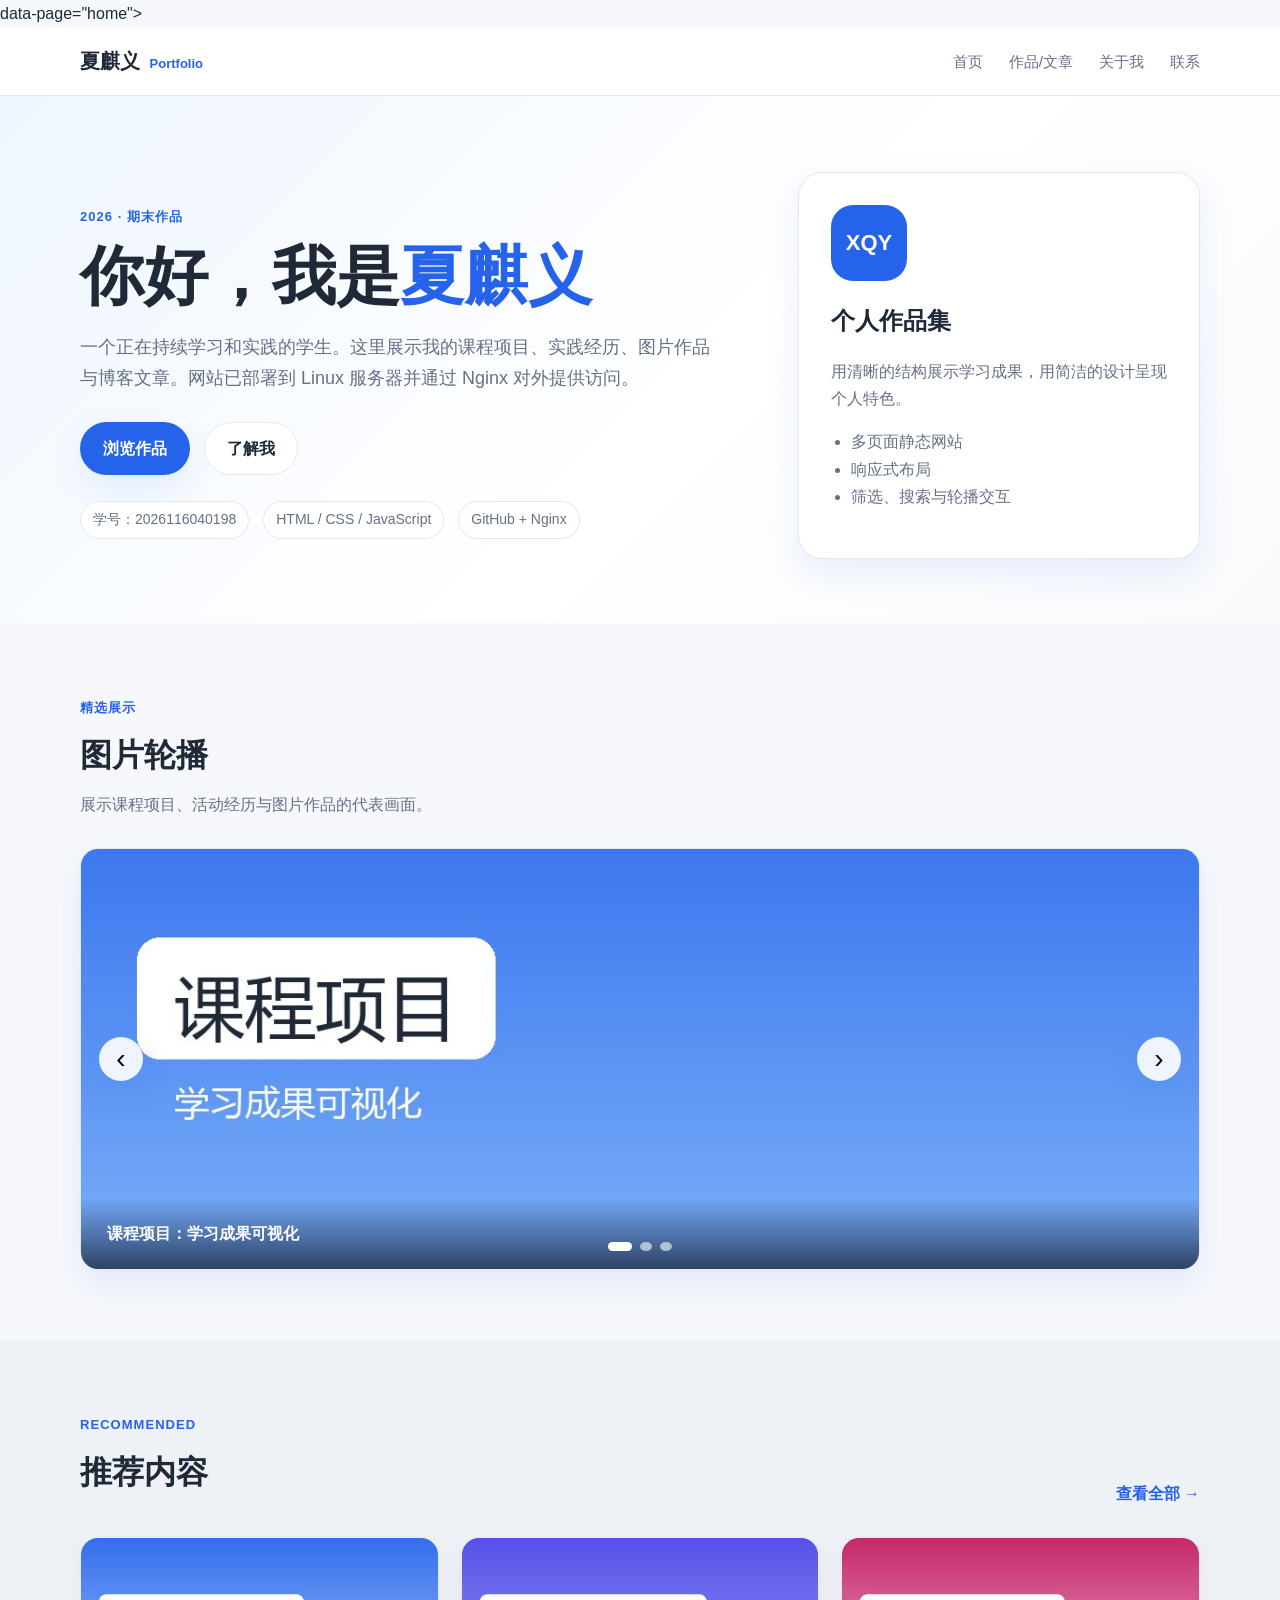
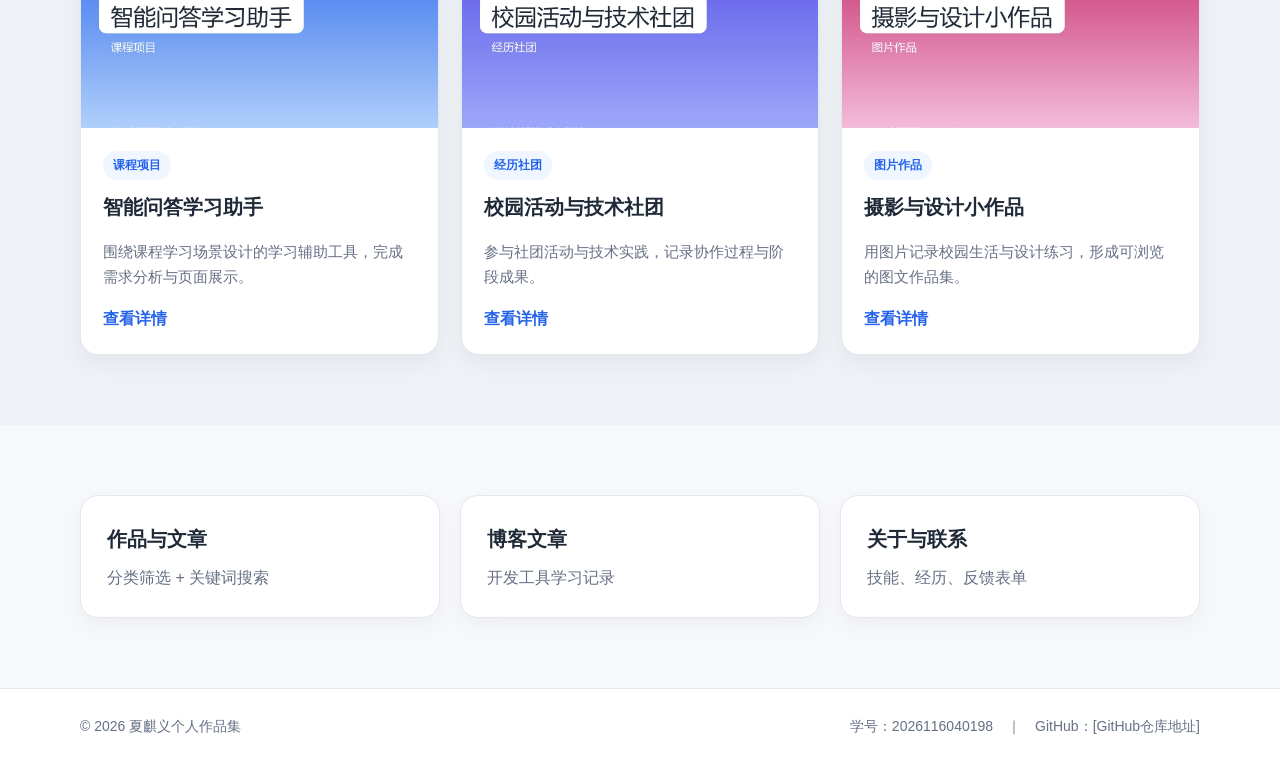
<file: index.html>
<!DOCTYPE html>
<html lang="zh-CN">
<head>
  <meta charset="UTF-8">
  <meta name="viewport" content="width=device-width, initial-scale=1.0">
  <title>夏麒义个人作品集 - 首页</title>
  <link rel="stylesheet" href="css/style.css">
  <script src="js/main.js" defer></script>
</head>
<body>
  <a class="skip-link" href="#main-content">跳到主要内容</a> data-page="home">
  <header class="site-header">
    <nav class="nav container" aria-label="主导航">
      <a class="brand" href="index.html">夏麒义 <span>Portfolio</span></a>
      <button class="nav-toggle" type="button" aria-label="展开菜单" aria-expanded="false">☰</button>
      <ul class="nav-menu">
        <li><a href="index.html" data-nav="home">首页</a></li>
        <li><a href="works.html" data-nav="works">作品/文章</a></li>
        <li><a href="about.html" data-nav="about">关于我</a></li>
        <li><a href="about.html#feedback">联系</a></li>
      </ul>
    </nav>
  </header>
  <main id="main-content">
    <section class="hero" id="home">
      <div class="container hero-grid">
        <div class="hero-copy">
          <p class="eyebrow">2026 · 期末作品</p>
          <h1>你好，我是<span class="accent">夏麒义</span></h1>
          <p class="hero-lead">一个正在持续学习和实践的学生。这里展示我的课程项目、实践经历、图片作品与博客文章。网站已部署到 Linux 服务器并通过 Nginx 对外提供访问。</p>
          <div class="hero-actions">
            <a class="btn btn-primary" href="works.html">浏览作品</a>
            <a class="btn btn-ghost" href="about.html">了解我</a>
          </div>
          <div class="hero-meta"><span>学号：2026116040198</span><span>HTML / CSS / JavaScript</span><span>GitHub + Nginx</span></div>
        </div>
        <div class="hero-card">
          <div class="avatar">XQY</div>
          <h2>个人作品集</h2>
          <p>用清晰的结构展示学习成果，用简洁的设计呈现个人特色。</p>
          <ul><li>多页面静态网站</li><li>响应式布局</li><li>筛选、搜索与轮播交互</li></ul>
        </div>
      </div>
    </section>
    <section class="section">
      <div class="container">
        <div class="section-heading"><span class="section-kicker">精选展示</span><h2>图片轮播</h2><p>展示课程项目、活动经历与图片作品的代表画面。</p></div>
        <div class="carousel" aria-label="图片轮播">
          <div class="carousel-track">
            <figure class="slide is-active"><img src="assets/images/banner-01.jpg" alt="课程项目展示图"><figcaption>课程项目：学习成果可视化</figcaption></figure>
            <figure class="slide"><img src="assets/images/banner-02.jpg" alt="实践经历展示图"><figcaption>实践经历：团队协作与活动记录</figcaption></figure>
            <figure class="slide"><img src="assets/images/banner-03.jpg" alt="图片作品展示图"><figcaption>图片作品：摄影与设计练习</figcaption></figure>
          </div>
          <button class="carousel-btn prev" type="button" aria-label="上一张">‹</button>
          <button class="carousel-btn next" type="button" aria-label="下一张">›</button>
          <div class="carousel-dots" aria-label="轮播指示器"></div>
        </div>
      </div>
    </section>
    <section class="section section-soft">
      <div class="container">
        <div class="section-heading row"><div><span class="section-kicker">Recommended</span><h2>推荐内容</h2></div><a class="text-link" href="works.html">查看全部 →</a></div>
        <div class="card-grid three">
          <article class="content-card"><img src="assets/images/work-01.jpg" alt="智能问答学习助手项目封面"><div class="card-body"><span class="tag">课程项目</span><h3>智能问答学习助手</h3><p>围绕课程学习场景设计的学习辅助工具，完成需求分析与页面展示。</p><a href="detail.html?id=project-ai-helper">查看详情</a></div></article>
          <article class="content-card"><img src="assets/images/work-03.jpg" alt="社团实践经历封面"><div class="card-body"><span class="tag">经历社团</span><h3>校园活动与技术社团</h3><p>参与社团活动与技术实践，记录协作过程与阶段成果。</p><a href="detail.html?id=experience-club">查看详情</a></div></article>
          <article class="content-card"><img src="assets/images/work-05.jpg" alt="摄影设计作品封面"><div class="card-body"><span class="tag">图片作品</span><h3>摄影与设计小作品</h3><p>用图片记录校园生活与设计练习，形成可浏览的图文作品集。</p><a href="detail.html?id=gallery-campus">查看详情</a></div></article>
        </div>
      </div>
    </section>
    <section class="section"><div class="container quick-grid">
      <a class="quick-card" href="works.html"><strong>作品与文章</strong><span>分类筛选 + 关键词搜索</span></a>
      <a class="quick-card" href="detail.html?id=article-tools"><strong>博客文章</strong><span>开发工具学习记录</span></a>
      <a class="quick-card" href="about.html"><strong>关于与联系</strong><span>技能、经历、反馈表单</span></a>
    </div></section>
  </main>
  <footer class="site-footer">
    <div class="container footer-grid">
      <p>© 2026 夏麒义个人作品集</p>
      <p>学号：2026116040198　｜　GitHub：[GitHub仓库地址]</p>
    </div>
  </footer>
  <button class="back-to-top" type="button" aria-label="回到顶部">↑</button>
</body>
</html>
</file>
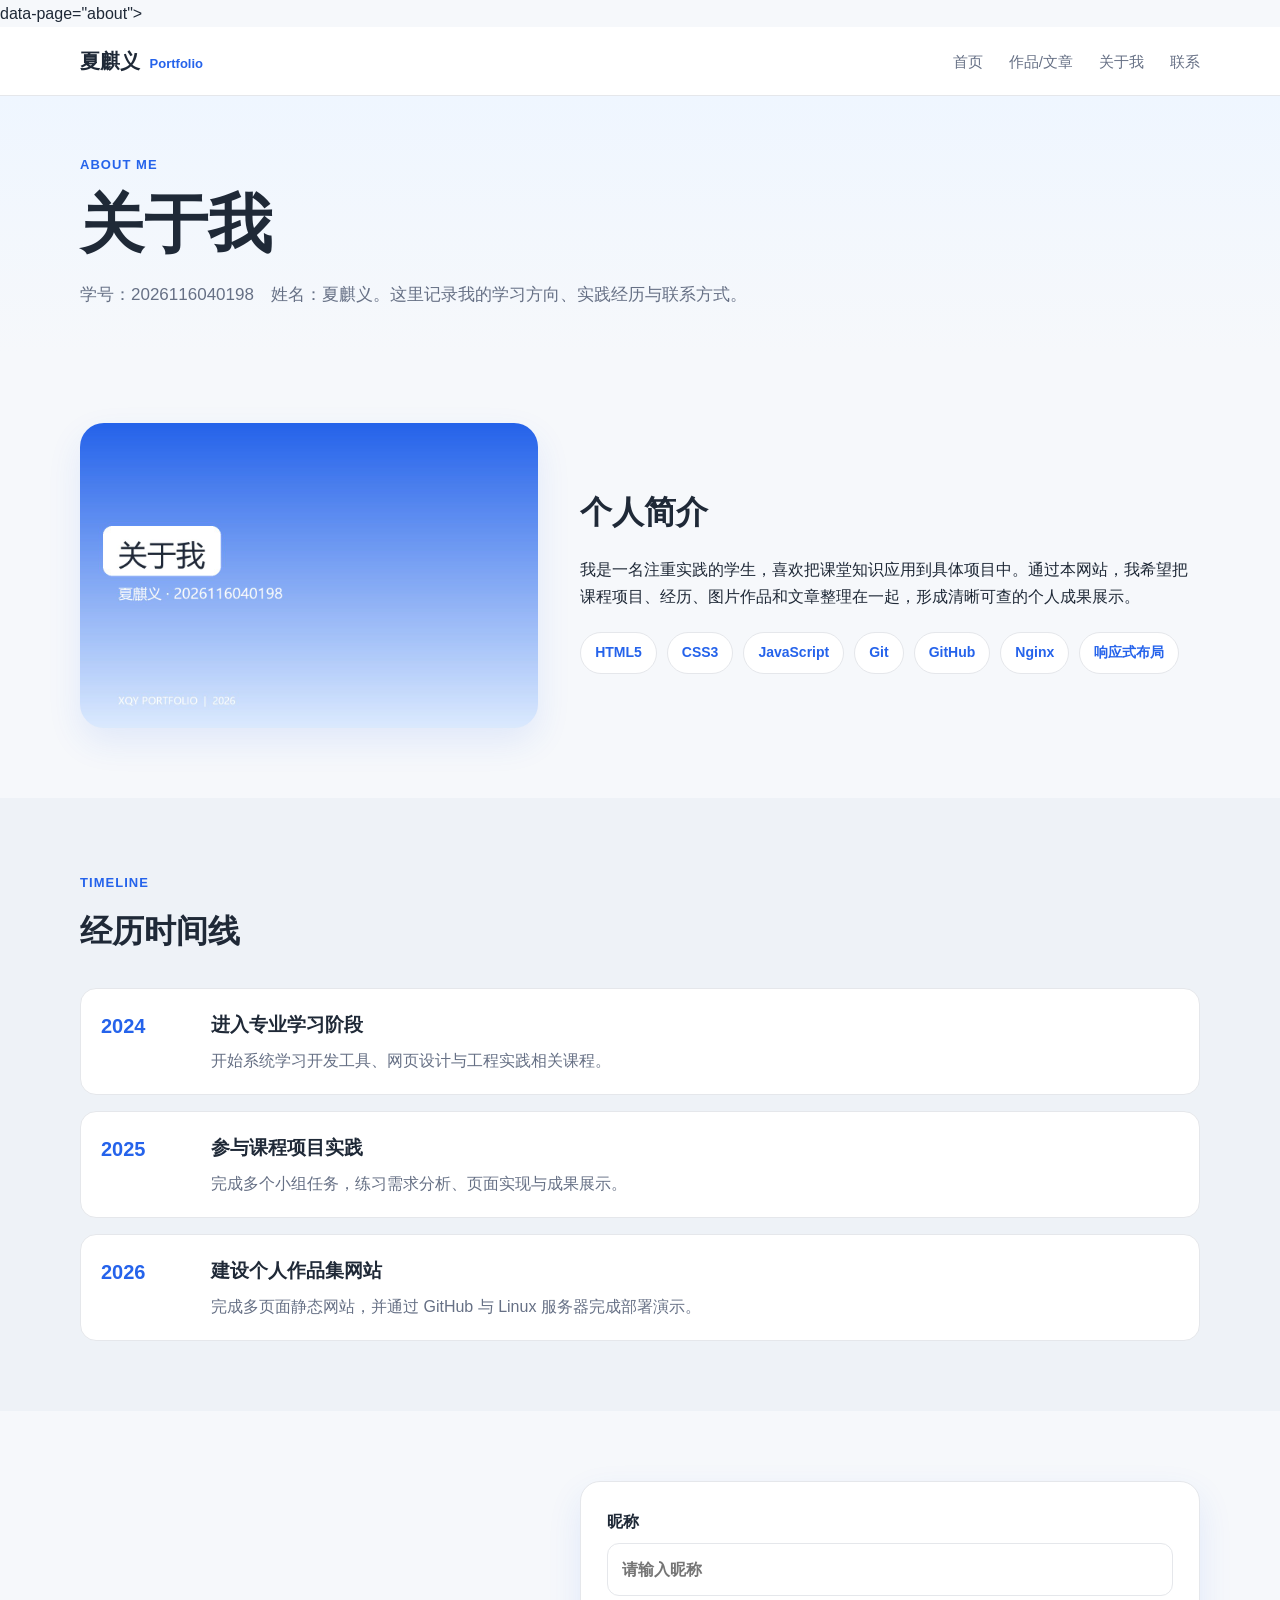
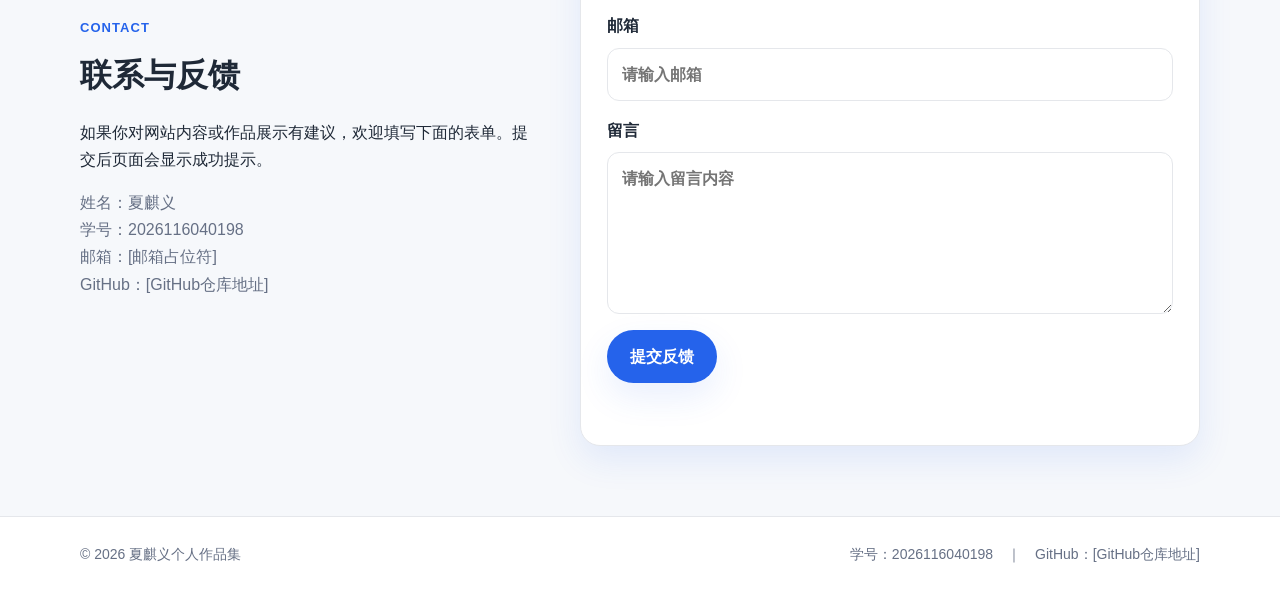
<file: about.html>
<!DOCTYPE html>
<html lang="zh-CN">
<head>
  <meta charset="UTF-8">
  <meta name="viewport" content="width=device-width, initial-scale=1.0">
  <title>关于我 - 夏麒义个人作品集</title>
  <link rel="stylesheet" href="css/style.css">
  <script src="js/main.js" defer></script>
</head>
<body>
  <a class="skip-link" href="#main-content">跳到主要内容</a> data-page="about">
  <header class="site-header">
    <nav class="nav container" aria-label="主导航">
      <a class="brand" href="index.html">夏麒义 <span>Portfolio</span></a>
      <button class="nav-toggle" type="button" aria-label="展开菜单" aria-expanded="false">☰</button>
      <ul class="nav-menu">
        <li><a href="index.html" data-nav="home">首页</a></li>
        <li><a href="works.html" data-nav="works">作品/文章</a></li>
        <li><a href="about.html" data-nav="about">关于我</a></li>
        <li><a href="about.html#feedback">联系</a></li>
      </ul>
    </nav>
  </header>
  <main id="main-content">
    <section class="page-hero"><div class="container"><span class="section-kicker">About Me</span><h1>关于我</h1><p>学号：2026116040198　姓名：夏麒义。这里记录我的学习方向、实践经历与联系方式。</p></div></section>
    <section class="section"><div class="container about-grid">
      <div class="about-photo"><img src="assets/images/about.jpg" alt="个人介绍配图"></div>
      <div class="about-copy"><h2>个人简介</h2><p>我是一名注重实践的学生，喜欢把课堂知识应用到具体项目中。通过本网站，我希望把课程项目、经历、图片作品和文章整理在一起，形成清晰可查的个人成果展示。</p>
      <div class="skill-list"><span>HTML5</span><span>CSS3</span><span>JavaScript</span><span>Git</span><span>GitHub</span><span>Nginx</span><span>响应式布局</span></div></div>
    </div></section>
    <section class="section section-soft"><div class="container">
      <div class="section-heading"><span class="section-kicker">Timeline</span><h2>经历时间线</h2></div>
      <div class="timeline">
        <article><time>2024</time><div><h3>进入专业学习阶段</h3><p>开始系统学习开发工具、网页设计与工程实践相关课程。</p></div></article>
        <article><time>2025</time><div><h3>参与课程项目实践</h3><p>完成多个小组任务，练习需求分析、页面实现与成果展示。</p></div></article>
        <article><time>2026</time><div><h3>建设个人作品集网站</h3><p>完成多页面静态网站，并通过 GitHub 与 Linux 服务器完成部署演示。</p></div></article>
      </div>
    </div></section>
    <section class="section" id="feedback"><div class="container contact-grid">
      <div><span class="section-kicker">Contact</span><h2>联系与反馈</h2><p>如果你对网站内容或作品展示有建议，欢迎填写下面的表单。提交后页面会显示成功提示。</p>
      <ul class="contact-list"><li>姓名：夏麒义</li><li>学号：2026116040198</li><li>邮箱：[邮箱占位符]</li><li>GitHub：[GitHub仓库地址]</li></ul></div>
      <form class="feedback-form" id="feedbackForm">
        <label>昵称<input name="nickname" type="text" required placeholder="请输入昵称"></label>
        <label>邮箱<input name="email" type="email" required placeholder="请输入邮箱"></label>
        <label>留言<textarea name="message" rows="5" required placeholder="请输入留言内容"></textarea></label>
        <button class="btn btn-primary" type="submit">提交反馈</button>
        <p class="form-message" id="formMessage" role="status"></p>
      </form>
    </div></section>
  </main>
  <footer class="site-footer">
    <div class="container footer-grid">
      <p>© 2026 夏麒义个人作品集</p>
      <p>学号：2026116040198　｜　GitHub：[GitHub仓库地址]</p>
    </div>
  </footer>
  <button class="back-to-top" type="button" aria-label="回到顶部">↑</button>
</body>
</html>
</file>
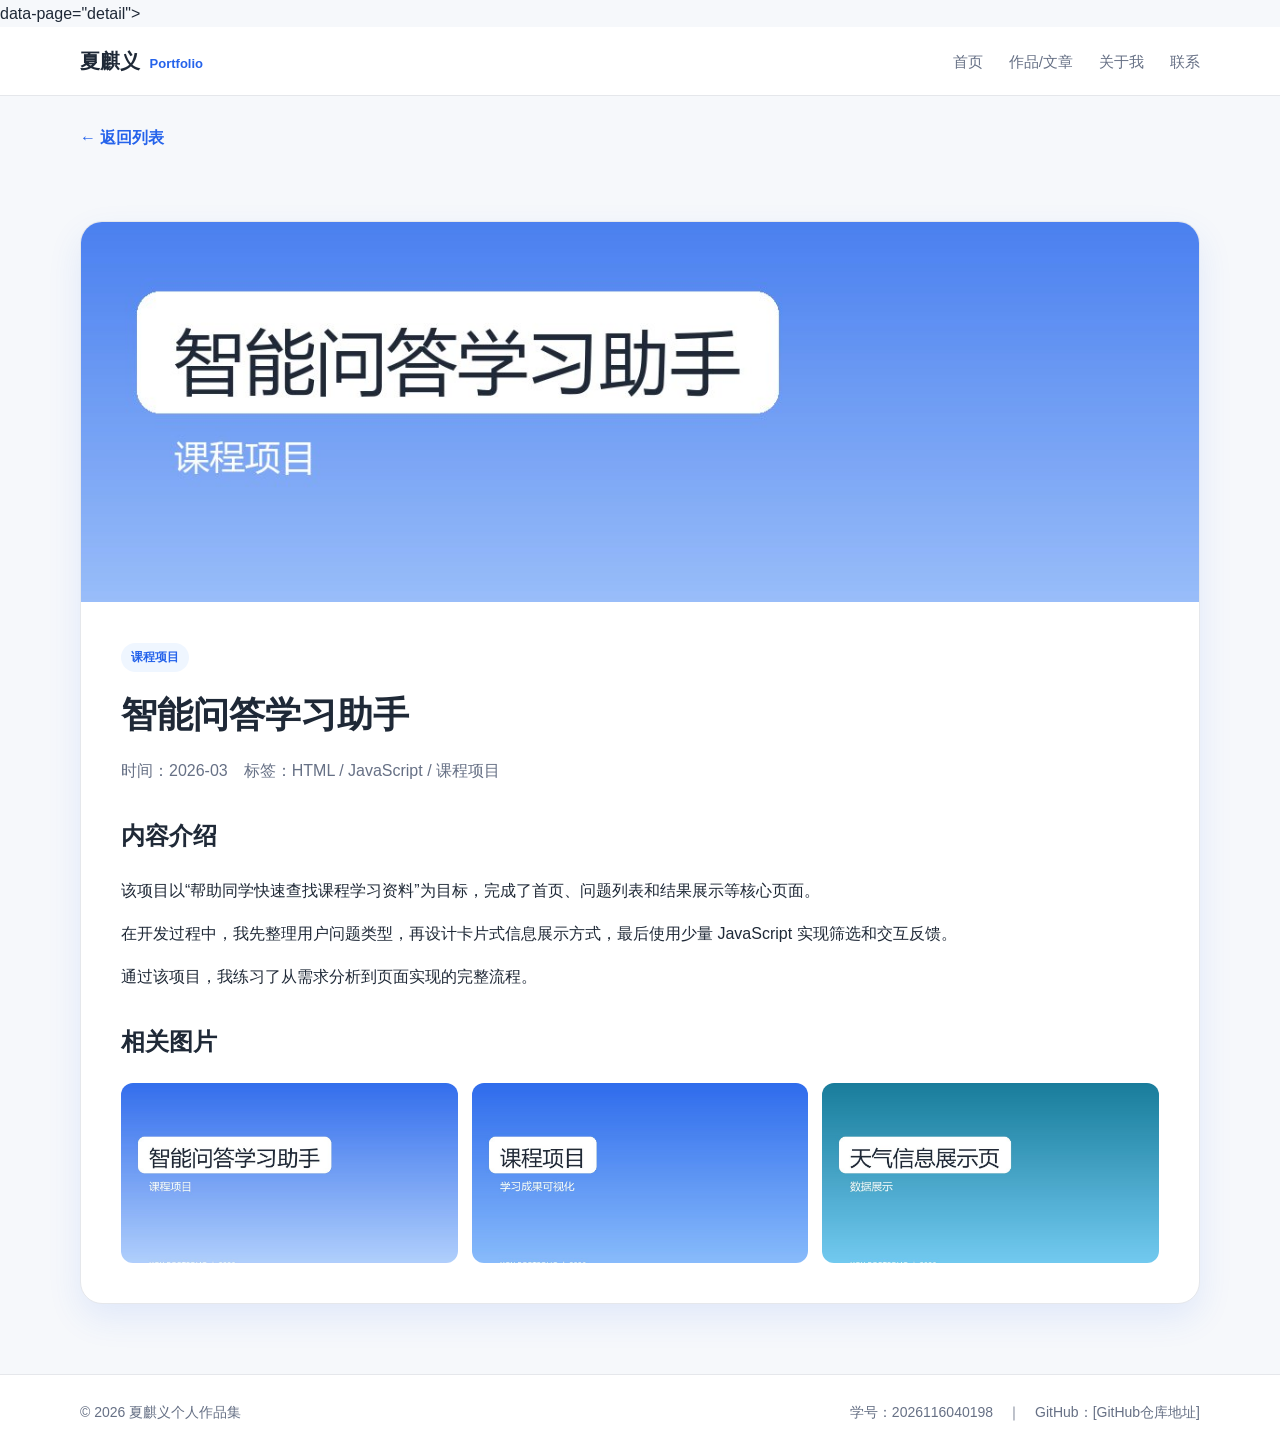
<file: detail.html>
<!DOCTYPE html>
<html lang="zh-CN">
<head>
  <meta charset="UTF-8">
  <meta name="viewport" content="width=device-width, initial-scale=1.0">
  <title>作品详情 - 夏麒义个人作品集</title>
  <link rel="stylesheet" href="css/style.css">
  <script src="js/main.js" defer></script>
</head>
<body>
  <a class="skip-link" href="#main-content">跳到主要内容</a> data-page="detail">
  <header class="site-header">
    <nav class="nav container" aria-label="主导航">
      <a class="brand" href="index.html">夏麒义 <span>Portfolio</span></a>
      <button class="nav-toggle" type="button" aria-label="展开菜单" aria-expanded="false">☰</button>
      <ul class="nav-menu">
        <li><a href="index.html" data-nav="home">首页</a></li>
        <li><a href="works.html" data-nav="works">作品/文章</a></li>
        <li><a href="about.html" data-nav="about">关于我</a></li>
        <li><a href="about.html#feedback">联系</a></li>
      </ul>
    </nav>
  </header>
  <main id="main-content">
    <section class="page-hero compact"><div class="container"><a class="back-link" href="works.html">← 返回列表</a></div></section>
    <section class="section"><div class="container"><article class="detail-card" id="detailContent"><p>详情内容加载中……</p></article></div></section>
  </main>
  <footer class="site-footer">
    <div class="container footer-grid">
      <p>© 2026 夏麒义个人作品集</p>
      <p>学号：2026116040198　｜　GitHub：[GitHub仓库地址]</p>
    </div>
  </footer>
  <button class="back-to-top" type="button" aria-label="回到顶部">↑</button>
</body>
</html>
</file>
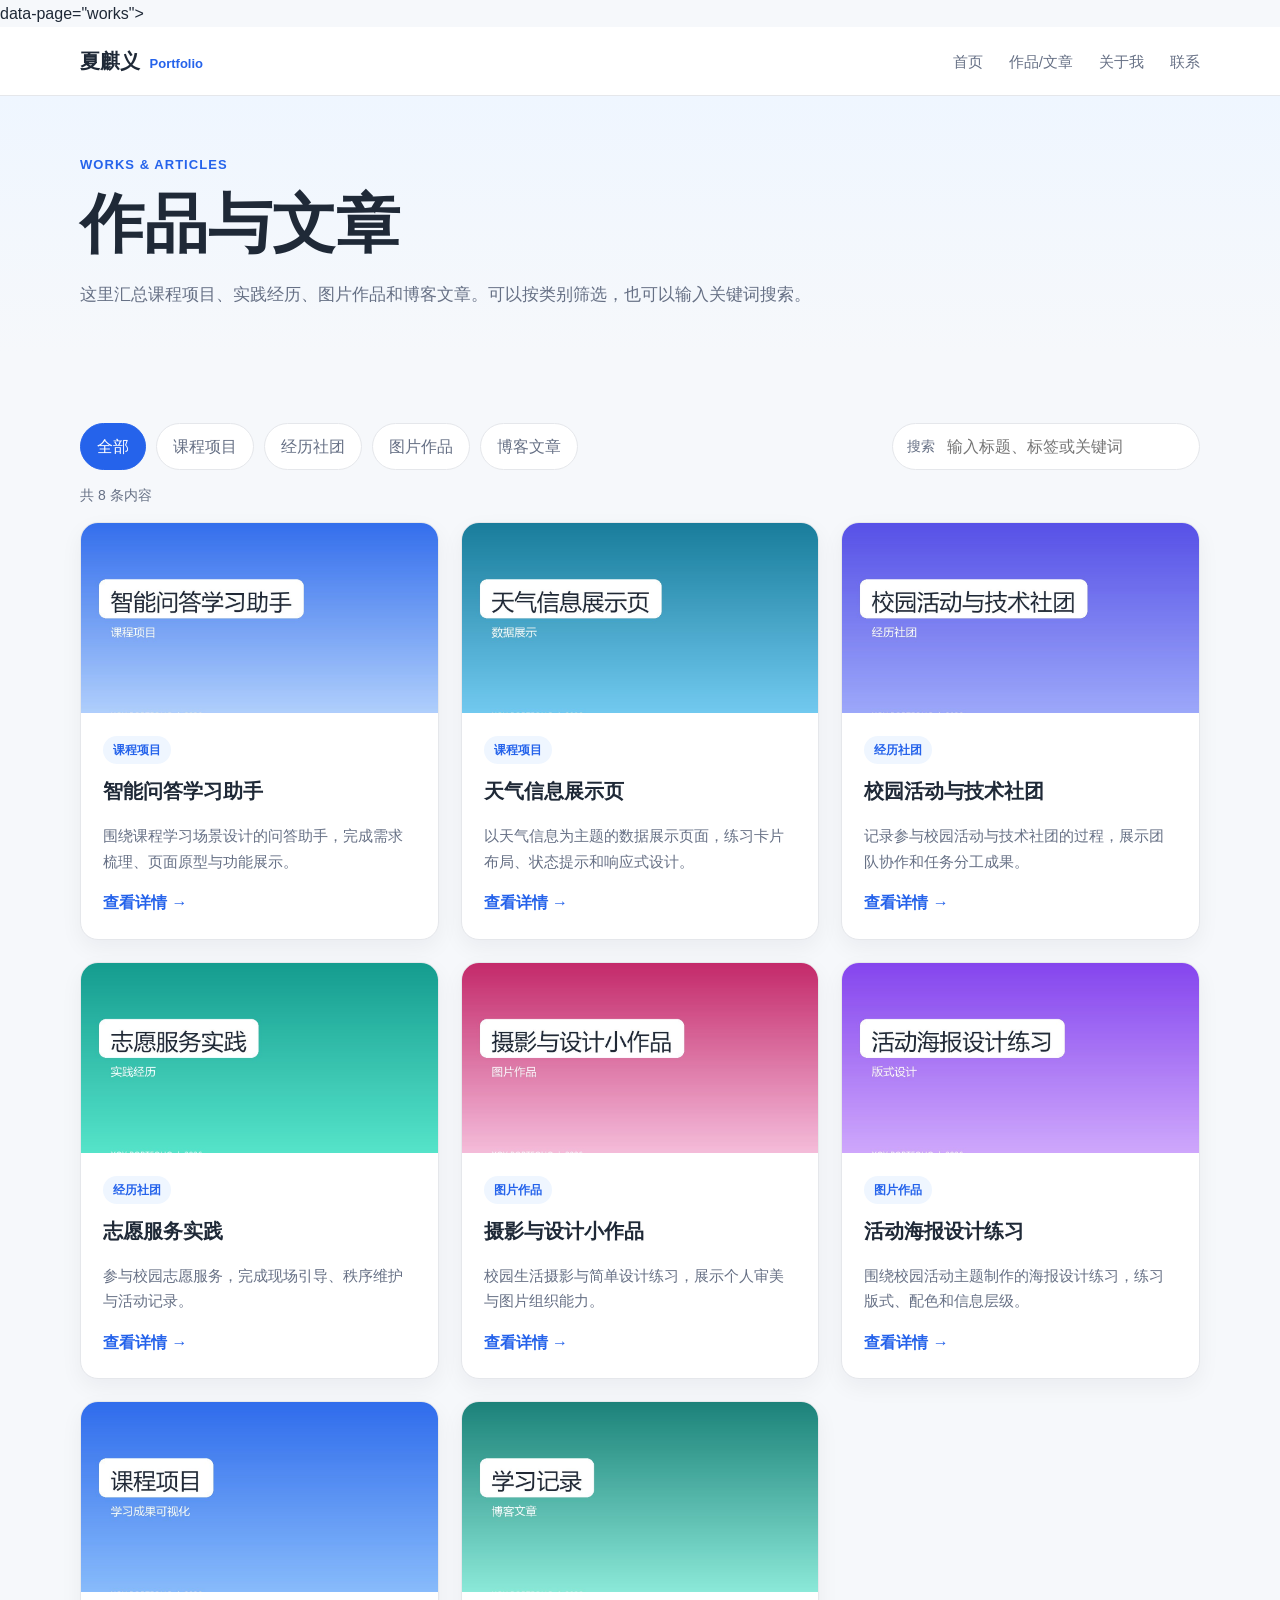
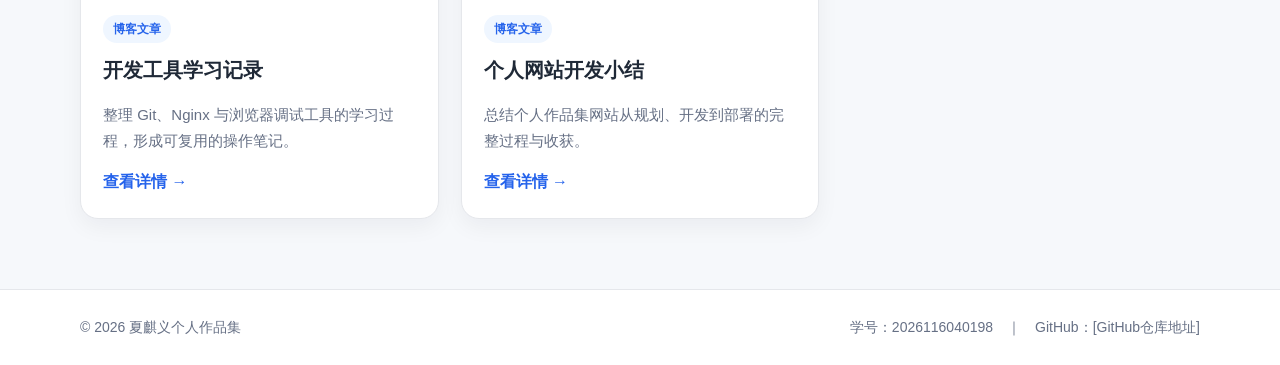
<file: works.html>
<!DOCTYPE html>
<html lang="zh-CN">
<head>
  <meta charset="UTF-8">
  <meta name="viewport" content="width=device-width, initial-scale=1.0">
  <title>作品与文章 - 夏麒义个人作品集</title>
  <link rel="stylesheet" href="css/style.css">
  <script src="js/main.js" defer></script>
</head>
<body>
  <a class="skip-link" href="#main-content">跳到主要内容</a> data-page="works">
  <header class="site-header">
    <nav class="nav container" aria-label="主导航">
      <a class="brand" href="index.html">夏麒义 <span>Portfolio</span></a>
      <button class="nav-toggle" type="button" aria-label="展开菜单" aria-expanded="false">☰</button>
      <ul class="nav-menu">
        <li><a href="index.html" data-nav="home">首页</a></li>
        <li><a href="works.html" data-nav="works">作品/文章</a></li>
        <li><a href="about.html" data-nav="about">关于我</a></li>
        <li><a href="about.html#feedback">联系</a></li>
      </ul>
    </nav>
  </header>
  <main id="main-content">
    <section class="page-hero"><div class="container"><span class="section-kicker">Works & Articles</span><h1>作品与文章</h1><p>这里汇总课程项目、实践经历、图片作品和博客文章。可以按类别筛选，也可以输入关键词搜索。</p></div></section>
    <section class="section"><div class="container">
      <div class="toolbar">
        <div class="filters" aria-label="分类筛选">
          <button class="filter-btn is-active" type="button" data-filter="all">全部</button>
          <button class="filter-btn" type="button" data-filter="project">课程项目</button>
          <button class="filter-btn" type="button" data-filter="experience">经历社团</button>
          <button class="filter-btn" type="button" data-filter="gallery">图片作品</button>
          <button class="filter-btn" type="button" data-filter="article">博客文章</button>
        </div>
        <label class="search-box"><span>搜索</span><input id="searchInput" type="search" placeholder="输入标题、标签或关键词"></label>
      </div>
      <p class="result-count" id="resultCount">共 0 条内容</p>
      <div class="card-grid three" id="worksGrid"></div>
      <div class="empty-state" id="emptyState" hidden>没有找到匹配内容，试试其他关键词。</div>
    </div></section>
  </main>
  <footer class="site-footer">
    <div class="container footer-grid">
      <p>© 2026 夏麒义个人作品集</p>
      <p>学号：2026116040198　｜　GitHub：[GitHub仓库地址]</p>
    </div>
  </footer>
  <button class="back-to-top" type="button" aria-label="回到顶部">↑</button>
</body>
</html>
</file>
<file: css/style.css>
:root{--bg:#f6f8fb;--surface:#fff;--text:#1f2937;--muted:#667085;--primary:#2563eb;--primary-dark:#1d4ed8;--line:#e5e7eb;--shadow:0 14px 34px rgba(37,99,235,.10);--radius:18px}
*{box-sizing:border-box}html{scroll-behavior:smooth}
body{margin:0;font-family:-apple-system,BlinkMacSystemFont,"Segoe UI","Microsoft YaHei",sans-serif;color:var(--text);background:var(--bg);line-height:1.7}
a{color:inherit;text-decoration:none}img{display:block;max-width:100%}button,input,textarea{font:inherit}
.container{width:min(1120px,calc(100% - 40px));margin:0 auto}
.site-header{position:sticky;top:0;z-index:50;background:rgba(255,255,255,.92);backdrop-filter:blur(14px);border-bottom:1px solid var(--line)}
.nav{min-height:68px;display:flex;align-items:center;justify-content:space-between;gap:20px}
.brand{font-weight:800;font-size:20px;color:var(--text)}.brand span{color:var(--primary);font-size:13px;font-weight:600;margin-left:4px}
.nav-menu{display:flex;gap:26px;list-style:none;padding:0;margin:0}.nav-menu a{color:var(--muted);font-size:15px}.nav-menu a:hover,.nav-menu a.active{color:var(--primary)}
.nav-toggle{display:none;border:0;background:transparent;font-size:24px;cursor:pointer}
.hero{padding:76px 0 64px;background:linear-gradient(135deg,#eff6ff 0%,#fff 55%,#f8fafc 100%)}
.hero-grid{display:grid;grid-template-columns:1.25fr .75fr;gap:48px;align-items:center}
.eyebrow,.section-kicker{color:var(--primary);font-weight:700;letter-spacing:.08em;font-size:13px;text-transform:uppercase}
.hero h1,.page-hero h1{font-size:clamp(38px,6vw,64px);line-height:1.12;margin:12px 0 20px}.accent{color:var(--primary)}
.hero-lead{font-size:18px;color:var(--muted);max-width:640px}
.hero-actions{display:flex;gap:14px;margin-top:28px;flex-wrap:wrap}
.btn{display:inline-flex;align-items:center;justify-content:center;border-radius:999px;padding:12px 22px;font-weight:700;border:1px solid transparent;cursor:pointer;transition:.2s ease}
.btn-primary{background:var(--primary);color:#fff;box-shadow:var(--shadow)}.btn-primary:hover{background:var(--primary-dark);transform:translateY(-1px)}
.btn-ghost{border-color:var(--line);background:#fff;color:var(--text)}.btn-ghost:hover{border-color:var(--primary);color:var(--primary)}
.hero-meta{display:flex;gap:14px;flex-wrap:wrap;margin-top:26px;color:var(--muted);font-size:14px}.hero-meta span{background:#fff;border:1px solid var(--line);border-radius:999px;padding:6px 12px}
.hero-card{background:var(--surface);border:1px solid var(--line);border-radius:24px;padding:32px;box-shadow:var(--shadow)}
.avatar{width:76px;height:76px;border-radius:22px;display:grid;place-items:center;background:var(--primary);color:#fff;font-weight:800;font-size:22px;margin-bottom:20px}
.hero-card h2{margin:0 0 10px}.hero-card p{color:var(--muted)}.hero-card ul{padding-left:20px;color:var(--muted)}
.section{padding:70px 0}.section-soft{background:#eef2f7}
.section-heading{margin-bottom:30px}.section-heading.row{display:flex;align-items:end;justify-content:space-between;gap:20px}
.section-heading h2,.about-copy h2,.contact-grid h2{font-size:32px;margin:8px 0}.section-heading p{color:var(--muted);margin:0}.text-link{color:var(--primary);font-weight:700}
.carousel{position:relative;overflow:hidden;border-radius:var(--radius);background:var(--surface);box-shadow:var(--shadow);border:1px solid var(--line)}
.carousel-track{position:relative;height:420px}.slide{position:absolute;inset:0;margin:0;opacity:0;transition:opacity .45s ease}.slide.is-active{opacity:1}.slide img{width:100%;height:100%;object-fit:cover}
.slide figcaption{position:absolute;left:0;right:0;bottom:0;padding:22px 26px;color:#fff;font-weight:700;background:linear-gradient(transparent,rgba(15,23,42,.72))}
.carousel-btn{position:absolute;top:50%;transform:translateY(-50%);width:44px;height:44px;border-radius:50%;border:0;background:rgba(255,255,255,.9);box-shadow:var(--shadow);font-size:28px;line-height:1;cursor:pointer}
.carousel-btn.prev{left:18px}.carousel-btn.next{right:18px}
.carousel-dots{position:absolute;bottom:18px;left:50%;transform:translateX(-50%);display:flex;gap:8px}
.dot{width:9px;height:9px;border-radius:50%;border:0;background:rgba(255,255,255,.6);cursor:pointer}.dot.is-active{background:#fff;width:24px;border-radius:999px}
.card-grid{display:grid;gap:22px}.card-grid.three{grid-template-columns:repeat(3,minmax(0,1fr))}
.content-card{background:var(--surface);border:1px solid var(--line);border-radius:var(--radius);overflow:hidden;box-shadow:0 8px 22px rgba(15,23,42,.05);transition:.2s ease}.content-card:hover{transform:translateY(-4px);box-shadow:var(--shadow)}
.content-card img{width:100%;height:190px;object-fit:cover}.card-body{padding:22px}.card-body h3{margin:10px 0 8px;font-size:20px}.card-body p{color:var(--muted);font-size:15px;min-height:51px}.card-body a{color:var(--primary);font-weight:700}
.tag{display:inline-block;color:var(--primary);background:#eff6ff;border-radius:999px;padding:4px 10px;font-size:12px;font-weight:700}
.quick-grid{display:grid;grid-template-columns:repeat(3,1fr);gap:20px}.quick-card{background:var(--surface);border:1px solid var(--line);border-radius:var(--radius);padding:26px;box-shadow:0 8px 20px rgba(15,23,42,.04)}.quick-card strong{display:block;font-size:20px;margin-bottom:8px}.quick-card span{color:var(--muted)}
.page-hero{padding:54px 0 26px;background:linear-gradient(180deg,#eff6ff,var(--bg))}.page-hero.compact{padding:28px 0 0;background:var(--bg)}.page-hero p{color:var(--muted);font-size:17px;max-width:760px}.back-link{color:var(--primary);font-weight:700}
.toolbar{display:flex;align-items:center;justify-content:space-between;gap:20px;flex-wrap:wrap;margin-bottom:12px}.filters{display:flex;gap:10px;flex-wrap:wrap}
.filter-btn{border:1px solid var(--line);background:#fff;color:var(--muted);border-radius:999px;padding:9px 16px;cursor:pointer}.filter-btn.is-active{background:var(--primary);border-color:var(--primary);color:#fff}
.search-box{display:flex;align-items:center;gap:10px;background:#fff;border:1px solid var(--line);border-radius:999px;padding:8px 14px}.search-box span{color:var(--muted);font-size:14px}.search-box input{border:0;outline:0;min-width:240px}
.result-count{color:var(--muted);font-size:14px}.empty-state{text-align:center;color:var(--muted);padding:50px 0}
.detail-card{background:#fff;border:1px solid var(--line);border-radius:22px;overflow:hidden;box-shadow:var(--shadow)}.detail-cover{width:100%;height:380px;object-fit:cover}.detail-body{padding:40px}.detail-body h1{font-size:36px;margin:12px 0}.detail-meta{color:var(--muted);display:flex;gap:16px;flex-wrap:wrap}.detail-body h2{margin-top:32px}
.detail-gallery{display:grid;grid-template-columns:repeat(3,1fr);gap:14px;margin-top:18px}.detail-gallery img{width:100%;height:180px;object-fit:cover;border-radius:12px}
.about-grid,.contact-grid{display:grid;grid-template-columns:.85fr 1.15fr;gap:42px;align-items:center}.about-photo img{width:100%;border-radius:24px;box-shadow:var(--shadow)}
.skill-list{display:flex;flex-wrap:wrap;gap:10px;margin-top:22px}.skill-list span{background:#fff;border:1px solid var(--line);border-radius:999px;padding:8px 14px;color:var(--primary);font-weight:600;font-size:14px}
.timeline{display:grid;gap:16px}.timeline article{display:grid;grid-template-columns:90px 1fr;gap:20px;background:#fff;border:1px solid var(--line);border-radius:16px;padding:20px}.timeline time{color:var(--primary);font-weight:800;font-size:20px}.timeline h3{margin:0 0 6px}.timeline p{margin:0;color:var(--muted)}
.contact-list{list-style:none;padding:0;color:var(--muted)}.feedback-form{background:#fff;border:1px solid var(--line);border-radius:20px;padding:26px;box-shadow:var(--shadow)}.feedback-form label{display:grid;gap:8px;margin-bottom:16px;font-weight:700}
.feedback-form input,.feedback-form textarea{border:1px solid var(--line);border-radius:12px;padding:12px 14px;outline:0;resize:vertical}.feedback-form input:focus,.feedback-form textarea:focus{border-color:var(--primary)}.form-message{color:var(--primary);font-weight:700;min-height:24px;margin:12px 0 0}
.site-footer{border-top:1px solid var(--line);background:#fff;padding:26px 0;color:var(--muted);font-size:14px}.footer-grid{display:flex;justify-content:space-between;gap:16px;flex-wrap:wrap}.footer-grid p{margin:0}
.back-to-top{position:fixed;right:24px;bottom:24px;width:44px;height:44px;border-radius:50%;border:0;background:var(--primary);color:#fff;font-size:20px;cursor:pointer;box-shadow:var(--shadow);display:none}.back-to-top.is-visible{display:block}
@media(max-width:900px){.hero-grid,.about-grid,.contact-grid{grid-template-columns:1fr}.card-grid.three,.quick-grid,.detail-gallery{grid-template-columns:repeat(2,minmax(0,1fr))}}
@media(max-width:640px){.container{width:min(100% - 28px,1120px)}.nav-toggle{display:block}.nav-menu{display:none;width:100%;flex-direction:column;gap:12px;padding:14px 0 20px}.nav-menu.is-open{display:flex}.nav{flex-wrap:wrap}.hero{padding:48px 0}.hero-grid{gap:28px}.carousel-track{height:300px}.card-grid.three,.quick-grid,.detail-gallery{grid-template-columns:1fr}.detail-body{padding:24px}.detail-cover{height:260px}.timeline article{grid-template-columns:1fr;gap:6px}.search-box input{min-width:160px}.section{padding:52px 0}}
/* 无障碍与动效偏好支持 */
:focus-visible{outline:3px solid var(--primary);outline-offset:2px;border-radius:6px}
.skip-link{position:absolute;left:-9999px;top:0;background:var(--primary);color:#fff;padding:10px 16px;border-radius:0 0 10px 0;z-index:100}
.skip-link:focus{left:0}
@media (prefers-reduced-motion: reduce){
  html{scroll-behavior:auto}
  *,*::before,*::after{animation-duration:.001ms !important;transition-duration:.001ms !important}
}
img{background:#eef2f7}
</file>
